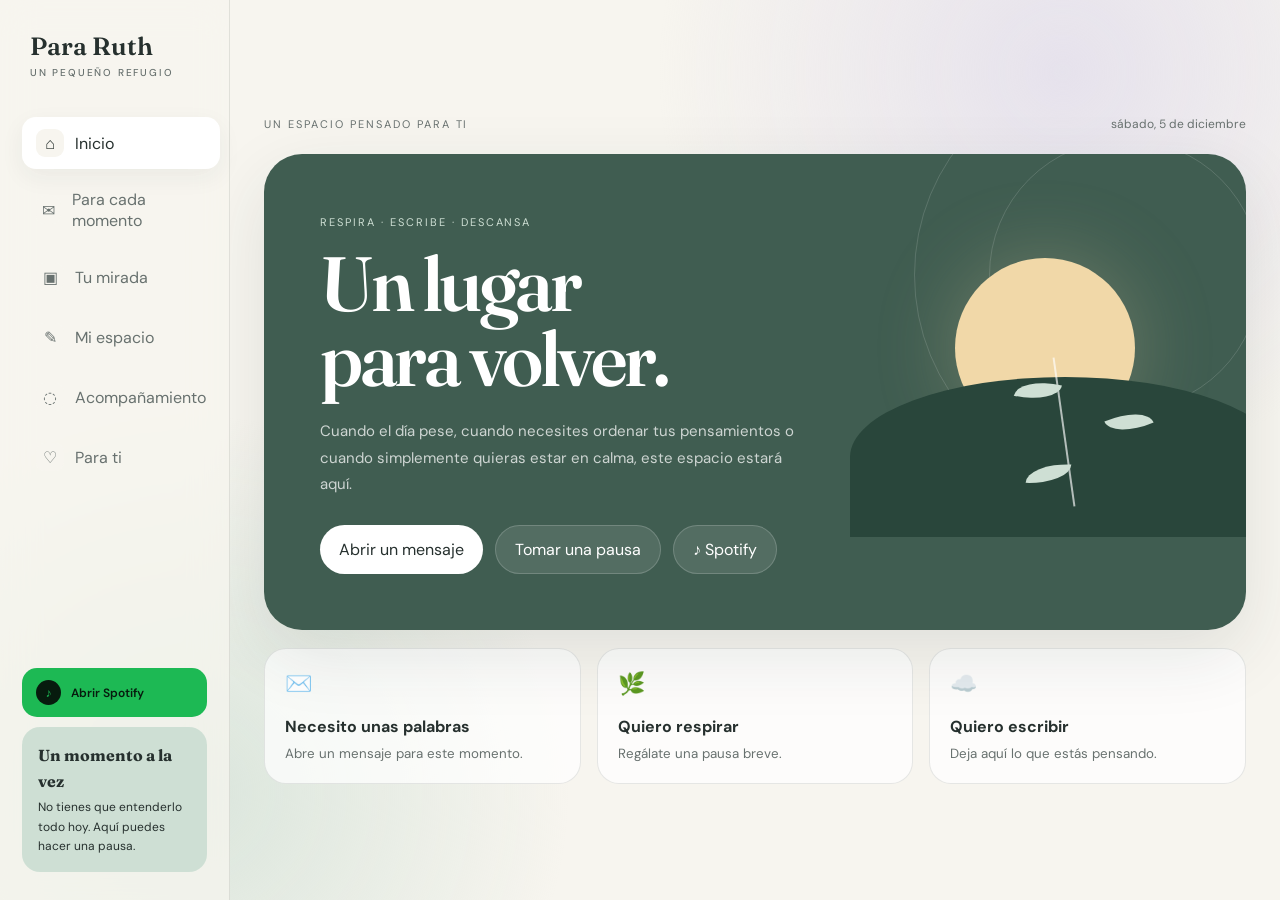
<file: index.html>
<!doctype html>
<html lang="es">
<head>
  <meta charset="utf-8">
  <meta name="viewport" content="width=device-width,initial-scale=1">
  <title>Para Ruth · Un refugio</title>
  <link rel="preconnect" href="https://fonts.googleapis.com">
  <link href="https://fonts.googleapis.com/css2?family=DM+Sans:wght@400;500;600&family=Fraunces:opsz,wght@9..144,500;9..144,600&display=swap" rel="stylesheet">
  <style>
    :root{--ink:#26302e;--muted:#68716f;--paper:#f7f5ef;--white:#fff;--sage:#cedfd4;--sage2:#7ca18c;--lilac:#ddd8eb;--sun:#f1d8a8;--line:rgba(38,48,46,.11);--shadow:0 24px 70px rgba(39,58,51,.11)}
    *{box-sizing:border-box}html{scroll-behavior:smooth}body{margin:0;color:var(--ink);font-family:'DM Sans',sans-serif;background:var(--paper);min-height:100vh}button,textarea,input{font:inherit}button{color:inherit}.hidden{display:none!important}
    body:before{content:"";position:fixed;inset:0;pointer-events:none;z-index:-1;background:radial-gradient(circle at 83% 8%,rgba(221,216,235,.65),transparent 30%),radial-gradient(circle at 15% 88%,rgba(206,223,212,.7),transparent 28%)}
    .shell{display:grid;grid-template-columns:230px 1fr;min-height:100vh}.sidebar{position:sticky;top:0;height:100vh;padding:28px 22px;border-right:1px solid var(--line);background:rgba(247,245,239,.72);backdrop-filter:blur(18px);display:flex;flex-direction:column;z-index:10}.brand{font:600 25px 'Fraunces',serif;margin:3px 8px 38px}.brand small{display:block;font:500 10px 'DM Sans';letter-spacing:.18em;text-transform:uppercase;color:var(--muted);margin-top:5px}.nav{display:grid;gap:8px}.nav button{border:0;background:transparent;padding:12px 14px;border-radius:14px;text-align:left;cursor:pointer;display:flex;align-items:center;gap:11px;color:var(--muted);transition:.2s}.nav button:hover,.nav button.active{background:var(--white);color:var(--ink);box-shadow:0 8px 25px rgba(39,58,51,.06)}.nav .icon{width:28px;height:28px;display:grid;place-items:center;border-radius:9px;background:var(--paper)}.spotify{display:flex;align-items:center;gap:10px;margin-top:auto;margin-bottom:10px;padding:12px 14px;border-radius:15px;background:#1db954;color:#071b0e;text-decoration:none;font-size:12px;font-weight:600;transition:.2s}.spotify:hover{transform:translateY(-2px)}.spotify i{width:25px;height:25px;border-radius:50%;background:#071b0e;color:#1db954;display:grid;place-items:center;font-style:normal}.side-note{padding:16px;border-radius:18px;background:var(--sage);font-size:12px;line-height:1.6}.side-note b{display:block;font-family:'Fraunces';font-size:16px;margin-bottom:4px}
    main{width:min(1120px,100%);margin:auto;padding:34px}.view{display:none;animation:enter .45s ease}.view.active{display:block}@keyframes enter{from{opacity:0;transform:translateY(10px)}to{opacity:1;transform:none}}
    .topbar{display:flex;justify-content:space-between;align-items:center;margin-bottom:22px}.eyebrow{font-size:11px;letter-spacing:.18em;text-transform:uppercase;color:var(--muted)}.date{font-size:12px;color:var(--muted)}
    .hero{min-height:450px;border-radius:38px;background:#405d51;color:white;padding:56px;position:relative;overflow:hidden;box-shadow:var(--shadow);display:grid;grid-template-columns:1.1fr .9fr;align-items:center}.hero:before,.hero:after{content:"";position:absolute;border-radius:50%;border:1px solid rgba(255,255,255,.14)}.hero:before{width:420px;height:420px;right:-90px;top:-90px}.hero:after{width:270px;height:270px;right:-15px;top:-15px}.hero-copy{position:relative;z-index:2}.hero h1{font:600 clamp(45px,6vw,78px)/.98 'Fraunces';letter-spacing:-.045em;margin:15px 0 22px}.hero p{max-width:480px;color:rgba(255,255,255,.74);line-height:1.75;font-size:15px}.hero-actions{display:flex;gap:12px;margin-top:28px;flex-wrap:wrap}.btn{border:0;border-radius:999px;padding:13px 19px;cursor:pointer;transition:.2s}.btn:hover{transform:translateY(-2px)}.btn-light{background:white;color:var(--ink)}.btn-ghost{background:rgba(255,255,255,.1);color:white;border:1px solid rgba(255,255,255,.18)}
    .scene{position:relative;height:300px;z-index:2}.moon{position:absolute;width:180px;height:180px;border-radius:50%;background:var(--sun);right:55px;top:16px;box-shadow:0 0 80px rgba(241,216,168,.25)}.hill{position:absolute;bottom:5px;right:-90px;width:430px;height:160px;background:#29463b;border-radius:50% 50% 0 0}.plant{position:absolute;bottom:35px;right:125px;width:2px;height:150px;background:rgba(255,255,255,.65);transform:rotate(-8deg)}.leaf{position:absolute;width:45px;height:20px;border-radius:100% 0 100% 0;background:var(--sage);transform-origin:right}.leaf.one{top:28px;right:0;transform:rotate(20deg)}.leaf.two{top:70px;left:0;transform:scaleX(-1) rotate(15deg)}.leaf.three{top:108px;right:0;transform:rotate(10deg)}
    .quick{display:grid;grid-template-columns:repeat(3,1fr);gap:16px;margin-top:18px}.quick button{border:1px solid var(--line);background:rgba(255,255,255,.72);padding:20px;border-radius:22px;text-align:left;cursor:pointer;transition:.25s}.quick button:hover{transform:translateY(-4px);box-shadow:var(--shadow)}.quick span{font-size:22px;display:block;margin-bottom:18px}.quick b{display:block;margin-bottom:5px}.quick small{color:var(--muted)}
    .look-layout{display:grid;grid-template-columns:.72fr 1.28fr;gap:18px;align-items:start}.upload-card{background:#405d51;color:white;border-radius:32px;padding:30px;position:sticky;top:30px}.upload-card h3{font:600 30px 'Fraunces';margin:10px 0}.upload-card>p{color:rgba(255,255,255,.7);line-height:1.65;font-size:13px}.photo-drop{display:grid;place-items:center;text-align:center;min-height:180px;border:1px dashed rgba(255,255,255,.38);border-radius:23px;margin:22px 0;cursor:pointer;background:rgba(255,255,255,.06);overflow:hidden}.photo-drop:hover{background:rgba(255,255,255,.1)}.photo-drop img{width:100%;height:230px;object-fit:cover}.photo-drop span{padding:25px}.photo-form{display:grid;gap:11px}.photo-form input,.photo-form textarea{width:100%;border:1px solid rgba(255,255,255,.14);background:rgba(255,255,255,.09);color:white;border-radius:15px;padding:12px 14px;outline:none}.photo-form input::placeholder,.photo-form textarea::placeholder{color:rgba(255,255,255,.48)}.photo-form textarea{min-height:90px;resize:vertical}.photo-form input[type=date]{color-scheme:dark}.gallery-head{display:flex;align-items:end;justify-content:space-between;margin-bottom:14px}.gallery-head h3{font:600 30px 'Fraunces';margin:0}.photo-grid{display:grid;grid-template-columns:repeat(2,1fr);gap:14px}.photo-card{background:white;border:1px solid var(--line);border-radius:25px;overflow:hidden;box-shadow:0 12px 35px rgba(39,58,51,.06)}.photo-card>img{display:block;width:100%;aspect-ratio:4/3;object-fit:cover}.photo-info{padding:17px}.photo-info h4{font:600 20px 'Fraunces';margin:0 0 5px}.photo-date{font-size:10px;text-transform:uppercase;letter-spacing:.12em;color:var(--muted)}.photo-why{font-size:13px;line-height:1.6;color:var(--muted);margin:12px 0}.palette{display:flex;height:34px;border-radius:10px;overflow:hidden;border:1px solid var(--line)}.swatch{flex:1;position:relative;cursor:pointer}.swatch:hover:after{content:attr(data-color);position:absolute;left:50%;bottom:38px;transform:translateX(-50%);background:var(--ink);color:white;padding:5px 7px;border-radius:6px;font-size:9px;white-space:nowrap}.photo-actions{display:flex;justify-content:space-between;align-items:center;margin-top:12px}.copy-note{font-size:10px;color:var(--muted)}.delete-photo{border:0;background:transparent;color:#9b625a;cursor:pointer;font-size:11px}.empty-gallery{grid-column:1/-1;border:1px dashed var(--line);border-radius:25px;padding:55px 25px;text-align:center;color:var(--muted)}
    .privacy-note{display:inline-flex;align-items:center;gap:7px;background:var(--sage);padding:9px 13px;border-radius:999px;font-size:11px;color:#29463b}.creative-spark{margin:24px 0;background:linear-gradient(135deg,#ddd8eb,#f4eef9);border:1px solid rgba(77,67,102,.1);border-radius:28px;padding:23px;display:flex;gap:20px;align-items:center;justify-content:space-between}.creative-spark h3{font:600 24px 'Fraunces';margin:4px 0}.creative-spark p{color:var(--muted);margin:0;line-height:1.6}.spark-result{font:500 17px 'Fraunces';color:#51486a;margin-top:9px!important}.photo-grid{display:block;columns:2;column-gap:14px}.photo-card{display:inline-block;width:100%;break-inside:avoid;margin-bottom:14px;transition:.25s}.photo-card:hover{transform:translateY(-3px);box-shadow:var(--shadow)}.photo-card>img{cursor:zoom-in;height:auto;aspect-ratio:auto;max-height:500px}.palette-list{display:grid;grid-template-columns:repeat(5,1fr);gap:5px;margin-top:12px}.color-chip{border:0;background:transparent;padding:0;cursor:pointer;text-align:center}.color-chip i{display:block;height:31px;border-radius:8px;border:1px solid var(--line)}.color-chip small{display:block;font-size:8px;margin-top:4px;color:var(--muted)}.photo-note{font-size:12px;line-height:1.6;color:var(--muted);font-style:italic}.edit-photo{border:0;background:transparent;color:var(--sage2);cursor:pointer;font-size:11px}.daily-area{margin-top:34px;border-top:1px solid var(--line);padding-top:32px}.daily-grid{display:grid;grid-template-columns:.72fr 1.28fr;gap:18px}.daily-form,.calendar-card{background:white;border:1px solid var(--line);border-radius:28px;padding:25px}.daily-form h3,.calendar-card h3{font:600 27px 'Fraunces';margin:7px 0 16px}.daily-form input{width:100%;border:1px solid var(--line);background:var(--paper);border-radius:14px;padding:12px;margin-bottom:10px}.daily-preview{width:100%;height:170px;object-fit:cover;border-radius:16px;margin-bottom:10px}.calendar-head{display:flex;justify-content:space-between;align-items:center}.calendar-head button{border:0;background:var(--paper);width:35px;height:35px;border-radius:50%;cursor:pointer}.calendar-week,.calendar-days{display:grid;grid-template-columns:repeat(7,1fr);gap:5px}.calendar-week span{text-align:center;font-size:9px;color:var(--muted);padding:10px 0}.calendar-day{border:0;background:var(--paper);border-radius:10px;aspect-ratio:1;position:relative;padding:0;overflow:hidden;cursor:default}.calendar-day.has-memory{cursor:pointer}.calendar-day img{position:absolute;inset:0;width:100%;height:100%;object-fit:cover}.calendar-day b{position:relative;z-index:1;display:inline-grid;place-items:center;width:22px;height:22px;border-radius:50%;background:rgba(255,255,255,.85);font-size:10px}.calendar-day.out{opacity:.25}.photo-detail{width:min(920px,calc(100% - 24px))}.photo-detail .modal{display:grid;grid-template-columns:1.15fr .85fr;gap:24px;padding:24px}.detail-image{width:100%;max-height:72vh;object-fit:contain;border-radius:20px;background:var(--paper)}.detail-copy{padding:20px 10px 10px}.detail-copy input,.detail-copy textarea{width:100%;border:1px solid var(--line);background:var(--paper);border-radius:12px;padding:11px;margin-bottom:9px}.detail-copy textarea{min-height:80px;resize:vertical}.daily-dialog-image{width:100%;max-height:55vh;object-fit:contain;border-radius:18px}
    .touch-actions{display:flex;gap:9px;flex-wrap:wrap}.touch-actions .btn,.camera-label{min-height:46px;display:inline-flex;align-items:center;justify-content:center}.camera-label{border:1px solid rgba(255,255,255,.22);border-radius:999px;padding:10px 16px;cursor:pointer}.quick-access{display:flex;gap:10px;margin:18px 0 24px}.quick-access button{flex:1;min-height:52px;border:1px solid var(--line);background:white;border-radius:18px;font-weight:600;cursor:pointer}.quick-access button:first-child{background:var(--ink);color:white}.spark-actions{display:flex;gap:8px;flex-wrap:wrap;margin-top:12px}.saved-challenge{font-size:11px!important;color:#51486a!important}.daily-feed{display:grid;gap:10px;margin-top:15px;max-height:420px;overflow:auto}.daily-item{display:grid;grid-template-columns:78px 1fr;gap:12px;background:var(--paper);border:0;border-radius:15px;padding:7px;text-align:left;cursor:pointer}.daily-item img{width:78px;height:72px;object-fit:cover;border-radius:11px}.daily-item b{display:block;margin:9px 0 4px}.daily-item span{font-size:11px;color:var(--muted)}.space-settings{margin-top:34px;border:1px solid var(--line);background:white;border-radius:28px;padding:24px}.space-settings h3{font:600 25px 'Fraunces';margin:6px 0}.space-settings p{font-size:12px;color:var(--muted);line-height:1.6}.settings-actions{display:flex;gap:9px;flex-wrap:wrap}.settings-actions .btn{min-height:46px}.quick-dialog-form{display:grid;gap:12px}.quick-dialog-form input{width:100%;border:1px solid var(--line);background:var(--paper);border-radius:14px;padding:13px}.quick-image-preview{width:100%;max-height:45vh;object-fit:contain;border-radius:17px;background:var(--paper)}.swipe-hint{text-align:center;font-size:10px;color:var(--muted);margin-top:7px}
    .section-head{margin:18px 0 28px}.section-head h2{font:600 clamp(34px,5vw,58px)/1.05 'Fraunces';margin:9px 0}.section-head p{color:var(--muted);max-width:590px;line-height:1.7}.letters{display:grid;grid-template-columns:repeat(6,1fr);gap:16px}.letter{grid-column:span 2;min-height:230px;border:0;border-radius:30px;padding:26px;text-align:left;cursor:pointer;position:relative;overflow:hidden;transition:.3s}.letter:nth-child(4),.letter:nth-child(5){grid-column:span 3}.letter:hover{transform:translateY(-6px) rotate(-.5deg);box-shadow:var(--shadow)}.letter .seal{width:50px;height:50px;border-radius:50%;display:grid;place-items:center;background:rgba(255,255,255,.62);font-size:20px;margin-bottom:55px}.letter small{display:block;text-transform:uppercase;letter-spacing:.15em;font-size:9px;margin-bottom:8px;opacity:.65}.letter b{font:600 21px 'Fraunces'}.rose{background:#f1d9d1}.blue{background:#d5e3e5}.green{background:#cedfd4}.gold{background:#f1dfbd}.purple{background:#ddd8eb}
    .journal-grid{display:grid;grid-template-columns:.8fr 1.2fr;gap:18px}.breath,.journal{border-radius:32px;padding:32px;background:white;border:1px solid var(--line);box-shadow:0 15px 50px rgba(39,58,51,.06)}.breath{background:#405d51;color:white;text-align:center;display:grid;place-items:center;min-height:430px}.orb{width:180px;height:180px;border-radius:50%;background:radial-gradient(circle at 35% 30%,#eff6f1,#a8c9b5);display:grid;place-items:center;color:#29463b;box-shadow:0 0 0 30px rgba(255,255,255,.05),0 0 0 60px rgba(255,255,255,.025)}.orb.play{animation:breathe 8s ease-in-out infinite}@keyframes breathe{50%{transform:scale(1.18)}}.breath button{margin-top:30px}.journal textarea{width:100%;min-height:230px;border:0;background:var(--paper);border-radius:22px;padding:20px;resize:none;outline:none;line-height:1.7}.moods{display:flex;gap:8px;flex-wrap:wrap;margin:18px 0}.mood{border:1px solid var(--line);background:white;border-radius:999px;padding:9px 12px;cursor:pointer}.mood.on{background:var(--ink);color:white}.save-row{display:flex;justify-content:space-between;align-items:center;margin-top:14px}.status{font-size:11px;color:var(--muted)}
    .chatbox{height:620px;border:1px solid var(--line);border-radius:32px;background:white;overflow:hidden;display:flex;flex-direction:column;box-shadow:var(--shadow)}.chathead{padding:20px 24px;border-bottom:1px solid var(--line);display:flex;justify-content:space-between}.online:before{content:"";display:inline-block;width:8px;height:8px;border-radius:50%;background:#64a87e;margin-right:8px}.messages{flex:1;overflow:auto;padding:26px;display:flex;flex-direction:column;gap:13px}.bubble{max-width:76%;padding:14px 17px;border-radius:19px;line-height:1.6;font-size:14px;white-space:pre-wrap}.bot{align-self:flex-start;background:var(--paper);border-bottom-left-radius:5px}.user{align-self:flex-end;background:#405d51;color:white;border-bottom-right-radius:5px}.composer{display:flex;gap:10px;padding:16px;border-top:1px solid var(--line)}.composer input{flex:1;border:0;background:var(--paper);border-radius:999px;padding:14px 18px;outline:none}.composer button{width:48px;border:0;border-radius:50%;background:var(--ink);color:white;cursor:pointer}.notice{font-size:11px;color:var(--muted);margin:0 0 13px}
    .paper{background:white;border-radius:32px;padding:clamp(28px,6vw,70px);box-shadow:var(--shadow);position:relative}.paper:before{content:"";position:absolute;left:24px;right:24px;top:24px;bottom:24px;border:1px solid var(--line);border-radius:22px;pointer-events:none}.paper h2{font:600 48px 'Fraunces';text-align:center;margin-top:0}.paper article{max-width:720px;margin:auto;line-height:1.9;color:#4e5855}.paper article p{margin:0 0 18px}.signature{font:600 28px 'Fraunces';color:var(--ink)}
    dialog{border:0;padding:0;background:transparent;width:min(560px,calc(100% - 28px));color:var(--ink)}dialog::backdrop{background:rgba(28,40,36,.7);backdrop-filter:blur(7px)}.modal{background:#fffdf8;border-radius:30px;padding:38px;box-shadow:var(--shadow);position:relative}.modal h3{font:600 31px 'Fraunces';margin:10px 0 16px}.modal p{line-height:1.8;color:var(--muted);white-space:pre-line}.close{position:absolute;right:18px;top:18px;border:0;background:var(--paper);width:38px;height:38px;border-radius:50%;cursor:pointer}.modal-actions{display:flex;gap:9px;flex-wrap:wrap}.secondary{background:var(--paper)!important;color:var(--ink)!important}
    .mobile-nav{display:none}
    @media(max-width:850px){.shell{display:block}.sidebar{display:none}main{padding:18px 16px 170px}.hero{min-height:610px;padding:34px 27px;grid-template-columns:1fr}.scene{height:220px}.moon{width:140px;height:140px;right:40px}.quick{grid-template-columns:1fr}.letters{grid-template-columns:1fr}.letter,.letter:nth-child(4),.letter:nth-child(5){grid-column:auto;min-height:190px}.letter .seal{margin-bottom:35px}.journal-grid,.look-layout,.daily-grid{grid-template-columns:1fr}.upload-card{position:relative;top:auto;padding:24px 20px}.photo-grid{columns:1}.photo-card{margin-bottom:18px}.photo-card:hover{transform:none}.creative-spark{align-items:flex-start;flex-direction:column}.creative-spark .btn{min-height:46px}.photo-detail{margin:0}.photo-detail .modal{display:block;padding:12px;max-height:92vh;overflow:auto}.detail-image{max-height:58vh}.detail-copy{padding:12px 3px}.detail-copy input,.detail-copy textarea{font-size:16px;min-height:48px}.quick-access{position:sticky;top:8px;z-index:5}.quick-access button{box-shadow:0 7px 24px rgba(39,58,51,.12)}.settings-actions{display:grid}.settings-actions .btn{width:100%}.mobile-nav{display:flex;position:fixed;bottom:86px;left:12px;right:12px;z-index:9999;background:rgba(255,255,255,.92);backdrop-filter:blur(18px);border:1px solid var(--line);border-radius:22px;padding:7px;justify-content:flex-start;overflow-x:auto;box-shadow:var(--shadow)}.mobile-nav button{border:0;background:transparent;padding:9px;font-size:10px;min-width:60px;flex:1}.mobile-nav span{display:block;font-size:18px;margin-bottom:2px}.topbar{margin-top:5px}.paper h2{font-size:36px}}
    @media(prefers-reduced-motion:reduce){*{animation:none!important;scroll-behavior:auto!important}}
  </style>
</head>
<body>
<div class="shell">
  <aside class="sidebar">
    <div class="brand">Para Ruth<small>Un pequeño refugio</small></div>
    <nav class="nav">
      <button class="active" data-go="inicio"><span class="icon">⌂</span>Inicio</button>
      <button data-go="momentos"><span class="icon">✉</span>Para cada momento</button>
      <button data-go="mirada"><span class="icon">▣</span>Tu mirada</button>
      <button data-go="diario"><span class="icon">✎</span>Mi espacio</button>
      <button data-go="chat"><span class="icon">◌</span>Acompañamiento</button>
      <button data-go="carta"><span class="icon">♡</span>Para ti</button>
    </nav>
    <a class="spotify" href="https://open.spotify.com/" target="_blank" rel="noopener noreferrer"><i>♪</i><span>Abrir Spotify</span></a>
    <div class="side-note"><b>Un momento a la vez</b>No tienes que entenderlo todo hoy. Aquí puedes hacer una pausa.</div>
  </aside>

  <main>
    <div class="topbar"><span class="eyebrow">Un espacio pensado para ti</span><span class="date" id="today"></span></div>
    <section class="view active" id="inicio">
      <div class="hero">
        <div class="hero-copy"><span class="eyebrow" style="color:#cedfd4">Respira · escribe · descansa</span><h1>Un lugar<br>para volver.</h1><p>Cuando el día pese, cuando necesites ordenar tus pensamientos o cuando simplemente quieras estar en calma, este espacio estará aquí.</p><div class="hero-actions"><button class="btn btn-light" data-go="momentos">Abrir un mensaje</button><button class="btn btn-ghost" data-go="diario">Tomar una pausa</button><a class="btn btn-ghost" href="https://open.spotify.com/" target="_blank" rel="noopener noreferrer" style="text-decoration:none">♪ Spotify</a></div></div>
        <div class="scene" aria-hidden="true"><div class="moon"></div><div class="hill"></div><div class="plant"><i class="leaf one"></i><i class="leaf two"></i><i class="leaf three"></i></div></div>
      </div>
      <div class="quick"><button data-go="momentos"><span>✉️</span><b>Necesito unas palabras</b><small>Abre un mensaje para este momento.</small></button><button data-go="diario"><span>🌿</span><b>Quiero respirar</b><small>Regálate una pausa breve.</small></button><button data-go="chat"><span>☁️</span><b>Quiero escribir</b><small>Deja aquí lo que estás pensando.</small></button></div>
    </section>

    <section class="view" id="momentos"><div class="section-head"><span class="eyebrow">Cinco sobres para ti</span><h2>Abre el que necesites hoy.</h2><p>No todos los días necesitan el mismo tipo de palabras. Elige el sobre que más se acerque a lo que sientes.</p></div><div class="letters">
      <button class="letter rose" data-letter="dificil"><span class="seal">☁️</span><small>Abrir cuando</small><b>El día se sienta difícil</b></button>
      <button class="letter blue" data-letter="dudas"><span class="seal">🌱</span><small>Abrir cuando</small><b>Dudes de ti</b></button>
      <button class="letter green" data-letter="calma"><span class="seal">🌿</span><small>Abrir cuando</small><b>Necesites calma</b></button>
      <button class="letter gold" data-letter="palabras"><span class="seal">✨</span><small>Abrir cuando</small><b>No encuentres las palabras</b></button>
      <button class="letter purple" data-letter="valor"><span class="seal">💜</span><small>Abrir cuando</small><b>Necesites recordar cuánto vales</b></button>
    </div></section>

    <section class="view" id="mirada">
      <div class="section-head"><span class="eyebrow">Fotografía · color · memoria</span><h2>Tu mirada 📷</h2><p>Este es un pequeño espacio para guardar las cosas que hacen que te detengas a mirar. Una luz bonita, un lugar, un color, un instante cualquiera… eso que ves y piensas: quiero fotografiarlo.</p><span class="privacy-note">⌂ Tus fotografías permanecen únicamente en este dispositivo</span></div>
      <div class="quick-access"><button id="quickOpen">👀 Lo vi y pensé…</button><button id="scrollToSave">＋ Guardar una mirada</button></div>
      <div class="creative-spark"><div><span class="eyebrow">Inspírame ✨</span><h3>Cuando no sepas qué fotografiar</h3><p id="sparkResult" class="spark-result">Una idea pequeña puede cambiar la forma de mirar.</p><p id="savedChallenge" class="saved-challenge"></p><div class="spark-actions"><button class="btn" id="sparkBtn" style="background:#51486a;color:white">Dame una idea 📷</button><button class="btn secondary" id="anotherSpark">Otra idea</button><button class="btn secondary" id="saveChallenge">Guardar reto</button></div></div></div>
      <div class="look-layout">
        <form class="upload-card" id="photoForm">
          <span class="eyebrow" style="color:var(--sage)">+ Guardar una mirada</span><h3>¿Qué llamó tu atención?</h3><p>No tiene que ser una fotografía perfecta. Basta con que haya hecho que te detuvieras.</p>
          <label class="photo-drop" for="photoInput"><span id="dropText">📷<br><b>+ Guardar una mirada</b><br><small>JPG, PNG o WEBP</small></span><img id="photoPreview" class="hidden" alt="Vista previa de la fotografía elegida"></label>
          <input id="photoInput" type="file" accept="image/jpeg,image/png,image/webp" class="hidden">
          <input id="photoCameraInput" type="file" accept="image/*" capture="environment" class="hidden">
          <div class="touch-actions"><label class="camera-label" for="photoCameraInput">📷 Usar cámara</label><label class="camera-label" for="photoInput">▣ Elegir de galería</label></div>
          <div class="photo-form"><input id="photoTitle" maxlength="80" placeholder="Título (opcional)"><input id="photoDate" type="date" required><textarea id="photoWhy" maxlength="300" placeholder="¿Qué hizo que te detuvieras?"></textarea><textarea id="photoNote" maxlength="500" placeholder="Una pequeña nota (opcional)"></textarea><button class="btn btn-light" type="submit">Guardar en Tu mirada</button><span id="photoStatus" style="font-size:11px;color:var(--sage)" aria-live="polite"></span></div>
        </form>
        <div><div class="gallery-head"><div><span class="eyebrow">Galería privada</span><h3>Lo que viste</h3></div><span class="date" id="photoCount"></span></div><div class="photo-grid" id="photoGrid"></div></div>
      </div>
      <div class="daily-area"><div class="section-head"><span class="eyebrow">Un recuerdo por fecha</span><h2 style="font-size:42px">Un pedacito de hoy 🌱</h2><p>Elige una sola imagen para representar el día y acompáñala con una frase breve.</p></div><div class="daily-grid"><form class="daily-form" id="dailyForm"><h3>La imagen de hoy</h3><input id="dailyInput" type="file" accept="image/jpeg,image/png,image/webp" required><img id="dailyPreview" class="daily-preview hidden" alt="Vista previa del recuerdo diario"><input id="dailyPhrase" maxlength="160" placeholder="Una frase corta sobre este día" required><button class="btn" style="background:var(--ink);color:white" type="submit">Guardar este día</button><p class="status" id="dailyStatus" aria-live="polite">Puedes guardar o reemplazar una imagen por día.</p><div class="daily-feed" id="dailyFeed"></div></form><div class="calendar-card"><div class="calendar-head"><button id="prevMonth" aria-label="Mes anterior">←</button><h3 id="calendarTitle"></h3><button id="nextMonth" aria-label="Mes siguiente">→</button></div><div class="calendar-week"><span>L</span><span>M</span><span>M</span><span>J</span><span>V</span><span>S</span><span>D</span></div><div class="calendar-days" id="calendarDays"></div></div></div></div>
      <div class="space-settings"><span class="eyebrow">Privacidad y copia de seguridad 🔐</span><h3>Tu espacio permanece contigo</h3><p>Las fotografías y textos viven solo en este navegador. Pueden perderse si se borran los datos del sitio o se cambia de dispositivo; guarda una copia cuando quieras conservarlos.</p><div class="settings-actions"><button class="btn" id="exportSpace" style="background:var(--ink);color:white">Guardar una copia de mi espacio</button><label class="btn secondary" for="importSpace" style="cursor:pointer;text-align:center">Restaurar mi espacio</label><input id="importSpace" type="file" accept="application/json" class="hidden"><span id="backupStatus" class="status" aria-live="polite"></span></div></div>
    </section>

    <section class="view" id="diario"><div class="section-head"><span class="eyebrow">Tu espacio privado</span><h2>Haz una pausa.</h2><p>Respira durante unos segundos o guarda una idea. Todo se queda únicamente en este navegador.</p></div><div class="journal-grid"><div class="breath"><div><div class="orb" id="orb"><span id="breathText">Respira</span></div><button class="btn btn-light" id="breathBtn">Comenzar</button></div></div><div class="journal"><span class="eyebrow">Mi diario de hoy</span><h3 style="font:600 31px 'Fraunces';margin:10px 0">¿Qué necesitas dejar aquí?</h3><div class="moods"><button class="mood">🌿 Tranquila</button><button class="mood">☁️ Cansada</button><button class="mood">✨ Confundida</button></div><textarea id="journal" placeholder="Puedes comenzar con una sola frase..."></textarea><div class="save-row"><span class="status" id="saveStatus">Guardado solo en este dispositivo</span><button class="btn" style="background:var(--ink);color:white" id="saveJournal">Guardar</button></div></div></div></section>

    <section class="view" id="chat"><div class="section-head"><span class="eyebrow">Acompañamiento</span><h2>¿Qué pasa por tu mente?</h2><p>Este espacio puede acompañarte, pero no sustituye el apoyo de una persona de confianza o de un profesional.</p></div><p class="notice">El chat necesita conectarse a un servidor seguro para responder. La clave privada nunca debe colocarse en este archivo.</p><div class="chatbox"><div class="chathead"><b><span class="online"></span>Espacio de conversación</b><button id="clearChat" style="border:0;background:none;cursor:pointer;color:var(--muted)">Limpiar</button></div><div class="messages" id="messages"></div><form class="composer" id="chatForm"><input id="chatInput" placeholder="Escribe lo que sientes o piensas..." autocomplete="off"><button aria-label="Enviar">↑</button></form></div></section>

    <section class="view" id="carta"><div class="paper"><span class="eyebrow" style="display:block;text-align:center">Un mensaje sincero</span><h2>Para Ruth</h2><article><p>Hola, Ruth:</p><p>Bueno, no sé cómo empezar a escribir esto. Solo sé que te quiero muchísimo y que muchas veces no sé cómo actuar o qué decir. Hice esto con la intención de que puedas escribir lo que sientes, porque sé que para ti no siempre es fácil hacerlo. Quizá esto pueda ayudarte a desahogarte un poco, o a quitarte aunque sea una pequeña parte de todo lo que cargas. Estoy aprendiendo con esto. Quizá no sea perfecto, pero lo hice con muchísimo cariño para ti. Ya están pasando muchas cosas, y la verdad es que, aunque estés tomando esas decisiones, mi cariño por ti sigue intacto. Pienso mucho en ti y últimamente pienso también en cómo debes estar sintiéndote. No sé cómo preguntártelo cuando hablamos. No soy buena para esas cosas y tampoco quiero ser invasiva, pero me preocupas. No creo, en lo absoluto, que sea la única que está sintiendo todo esto. Sé que tú también sientes muchas cosas. Y de verdad quisiera abrazarte. Sé que no se puede. Estamos muy lejos y nunca pude sentir tus abrazos, aunque siempre fueron los que más quise sentir. Ahora mismo me senté un rato a escribirte y no puedo parar de llorar porque siento muchísimo y no sé cómo ponerlo todo en palabras. Tengo miedo. Tengo miedo de que algún día dejemos de hablar, de perderte, y no quiero eso. No sé cómo afrontarlo. No te conté muchas cosas porque no quiero abrumarte, pero de verdad quisiera poder contarte cómo me ha estado yendo, las cosas que están pasando conmigo. Quisiera poder hablarte de todo eso, pero cada vez que hablamos terminamos hablando del mismo tema, y me duele. No te pido que vuelvas a llamarme amor ni nada de eso. Solo quiero sentir que esto no es una guerra. Que no estamos haciéndonos daño sin querer. Tampoco quiero sentir que me estás orillando a buscar a alguien más. No quiero hacerlo. No puedo esperarte porque tú me pediste que no lo hiciera, y aunque me duele muchísimo, lo respeto y lo acepto. Pero tampoco quiero buscar a alguien más. Quiero sanar. Quiero hacer las cosas bien. La verdad, quiero saber cómo estás de verdad. No solamente un “bien”. Porque yo no estoy bien. Estoy intentando estarlo, pero luego me duele la espalda, los hombros, todo el cuerpo, y sé que muchas veces es la ansiedad y toda esta carga emocional. Me cuesta comer. Me cuesta dormir. Durante el día puedo distraerme trabajando, pero cuando llega la noche todo pesa mucho más. Y entonces tengo que llorar. Porque me duele. Y aunque intente comer, a veces mi estómago simplemente no quiere. Le pido mucho a Dios, ¿sabes? Por mí. Por ti. Cada mañana le pido que cuide tus pensamientos y tu corazón, que te permita trabajar bien, que te dé tranquilidad durante el día y que por las noches te permita descansar. Te quiero de verdad, espero de corazón que las cosas puedan mejorar. Sobre todo, espero que este pequeño espacio que hice para ti pueda ayudarte aunque sea un poquito. Que puedas venir aquí cuando necesites desahogarte, escribir lo que no puedas decir en voz alta o simplemente sentir que tienes un lugar donde puedes dejar un poco de todo lo que llevas dentro. Quizá no pueda solucionar lo que estás viviendo. Quizá tampoco pueda estar ahí físicamente para abrazarte cuando lo necesites. Pero quería que tuvieras esto. Algo que hice pensando en ti. Con muchísimo cariño. Te quiero mucho. ❤️ Amyela</p><p class="signature">Amyela</p></article></div></section>
  </main>
</div>

<nav class="mobile-nav"><button data-go="inicio"><span>⌂</span>Inicio</button><button data-go="momentos"><span>✉</span>Mensajes</button><button data-go="mirada"><span>▣</span>Mirada</button><button data-go="diario"><span>✎</span>Espacio</button><button data-go="chat"><span>◌</span>Chat</button><button data-go="carta"><span>♡</span>Para ti</button></nav>
<dialog id="letterDialog"><div class="modal"><button class="close" id="closeDialog">×</button><span id="letterIcon" style="font-size:25px"></span><h3 id="letterTitle"></h3><p id="letterBody"></p><div class="modal-actions"><button class="btn" style="background:var(--ink);color:white" id="keepMessage">Guardar en mí</button><button class="btn secondary" id="anotherMessage">Otro mensaje</button><a class="btn" href="https://open.spotify.com/" target="_blank" rel="noopener noreferrer" style="background:#1db954;color:#071b0e;text-decoration:none">♪ Ir a Spotify</a></div></div></dialog>
<dialog id="photoDialog" class="photo-detail"><div class="modal"><button class="close" id="closePhotoDialog" aria-label="Cerrar">×</button><div><img id="detailImage" class="detail-image" alt="Fotografía ampliada"><p class="swipe-hint">Desliza a izquierda o derecha para ver otras miradas</p></div><form class="detail-copy" id="editPhotoForm"><span class="eyebrow">Editar mirada</span><input id="editTitle" maxlength="80" placeholder="Título (opcional)"><input id="editDate" type="date" required><textarea id="editWhy" maxlength="300" placeholder="¿Qué hizo que te detuvieras?"></textarea><textarea id="editNote" maxlength="500" placeholder="Nota opcional"></textarea><div id="detailPalette" class="palette-list"></div><div class="modal-actions" style="margin-top:18px"><button class="btn" style="background:var(--ink);color:white" type="submit">Guardar cambios</button><button class="btn secondary" id="deleteDetailPhoto" type="button">Eliminar</button></div></form></div></dialog>
<dialog id="dailyDialog"><div class="modal"><button class="close" id="closeDailyDialog" aria-label="Cerrar">×</button><img id="dailyDialogImage" class="daily-dialog-image" alt="Recuerdo del día"><h3 id="dailyDialogDate"></h3><p id="dailyDialogPhrase"></p></div></dialog>
<dialog id="quickDialog"><div class="modal"><button class="close" id="closeQuickDialog" aria-label="Cerrar">×</button><span class="eyebrow">Guardado rápido</span><h3>Lo vi y pensé… 👀</h3><form id="quickForm" class="quick-dialog-form"><input id="quickInput" type="file" accept="image/*" required><img id="quickPreview" class="quick-image-preview hidden" alt="Vista previa"><input id="quickThought" maxlength="220" placeholder="Lo vi y pensé…"><button class="btn" style="background:var(--ink);color:white" type="submit">Guardar ahora</button><span id="quickStatus" class="status" aria-live="polite"></span></form></div></dialog>

<script>
  const letters={
    dificil:{icon:'☁️',title:'Si hoy está siendo difícil',items:[
      'No tienes que resolverlo todo ahora. Puedes bajar el ritmo y atender solamente lo que tienes delante. Un día pesado no define toda tu historia.',
      'Hoy puede ser suficiente hacer lo necesario y dejar lo demás para después. Ser paciente contigo también cuenta como avanzar.',
      'No todos los días se sienten ligeros. Puedes reconocer que hoy cuesta sin exigirte fingir lo contrario.',
      'Divide el día en momentos pequeños. Piensa únicamente en el siguiente paso amable que puedes dar por ti.',
      'Lo que sientes merece espacio, pero no tiene que decidir cómo terminará tu día. Respira y vuelve poco a poco.'
    ]},
    dudas:{icon:'🌱',title:'Cuando dudes de ti',items:[
      'Quizá ahora no veas con claridad todo lo que has avanzado, pero eso no borra tu esfuerzo. Háblate con paciencia.',
      'No necesitas sentirte completamente segura para intentar algo. Muchas veces la confianza aparece mientras avanzas.',
      'Una equivocación puede enseñarte algo, pero no puede resumir quién eres ni todo lo que eres capaz de hacer.',
      'Recuerda alguna dificultad que antes parecía enorme y que lograste atravesar. Esa capacidad sigue contigo.',
      'Puedes revisar una decisión sin convertir esa duda en un juicio contra ti. Pensar nuevamente también es madurez.'
    ]},
    calma:{icon:'🌿',title:'Un pequeño espacio de calma',items:[
      'Deja descansar los hombros. Inhala lentamente y exhala sin prisa. No necesitas ir más rápido que este momento.',
      'Mira a tu alrededor: reconoce tres cosas que ves, dos que escuchas y una sensación tranquila.',
      'Durante los próximos segundos no tienes que solucionar nada. Permite que tu respiración vuelva a su ritmo.',
      'Apoya los pies, relaja la mandíbula y respira. Tu única tarea ahora es estar presente.',
      'Busca algo pequeño y agradable cerca de ti: una luz, un sonido o una textura. Quédate allí un momento.'
    ]},
    palabras:{icon:'✨',title:'Si no encuentras cómo decirlo',items:[
      'Puedes comenzar así: “No sé bien cómo explicarlo, pero esto es lo que siento”. Las palabras pueden aparecer poco a poco.',
      'No necesitas contar todo de una vez. Una sola frase honesta puede ser un buen comienzo.',
      'Si hablar cuesta, prueba escribir primero palabras sueltas: qué pasó, qué sentiste y qué necesitas ahora.',
      'También es válido decir: “Necesito tiempo para entenderlo antes de explicarlo”. El silencio puede ser una pausa.',
      'No busques la frase perfecta. Busca una frase verdadera, aunque sea sencilla y todavía esté incompleta.'
    ]},
    valor:{icon:'💜',title:'No olvides cuánto vales',items:[
      'Tu valor no cambia según lo productivo que haya sido el día, la opinión de otras personas o tus errores.',
      'Mereces respeto incluso cuando estableces límites, cambias de opinión o necesitas descansar.',
      'No tienes que demostrar constantemente que mereces cuidado. Ser persona ya es razón suficiente.',
      'Tus avances pequeños también cuentan. No los hagas invisibles solo porque todavía tienes metas pendientes.',
      'Hay cualidades tuyas que un día complicado no puede borrar: tu capacidad de aprender y volver a comenzar.'
    ]}
  };
  const go=id=>{document.querySelectorAll('.view').forEach(v=>v.classList.toggle('active',v.id===id));document.querySelectorAll('.nav button').forEach(b=>b.classList.toggle('active',b.dataset.go===id));window.scrollTo({top:0,behavior:'smooth'})};
  document.querySelectorAll('[data-go]').forEach(b=>b.addEventListener('click',()=>go(b.dataset.go)));
  document.getElementById('today').textContent=new Intl.DateTimeFormat('es',{weekday:'long',day:'numeric',month:'long'}).format(new Date());
  const dialog=document.getElementById('letterDialog');
  const dayNumber=Math.floor(Date.now()/86400000);let currentLetter='',messageOffset=0;
  function showLetter(category,offset=0){const m=letters[category];currentLetter=category;messageOffset=offset;letterIcon.textContent=m.icon;letterTitle.textContent=m.title;letterBody.textContent=m.items[(dayNumber+offset)%m.items.length]}
  document.querySelectorAll('[data-letter]').forEach(b=>b.onclick=()=>{showLetter(b.dataset.letter);dialog.showModal()});
  anotherMessage.onclick=()=>showLetter(currentLetter,++messageOffset);closeDialog.onclick=()=>dialog.close();keepMessage.onclick=()=>dialog.close();
  let breathing=false,timer;breathBtn.onclick=()=>{breathing=!breathing;orb.classList.toggle('play',breathing);breathBtn.textContent=breathing?'Detener':'Comenzar';clearInterval(timer);if(!breathing){breathText.textContent='Respira';return}let inhale=true;breathText.textContent='Inhala';timer=setInterval(()=>{inhale=!inhale;breathText.textContent=inhale?'Inhala':'Exhala'},4000)};
  document.querySelectorAll('.mood').forEach(b=>b.onclick=()=>{document.querySelectorAll('.mood').forEach(x=>x.classList.remove('on'));b.classList.add('on')});
  saveJournal.onclick=()=>{const text=journal.value.trim();if(!text){saveStatus.textContent='Escribe algo antes de guardar';return}const data=JSON.parse(localStorage.getItem('ruthJournal')||'[]');data.push({date:new Date().toISOString(),text});localStorage.setItem('ruthJournal',JSON.stringify(data));journal.value='';saveStatus.textContent='Guardado correctamente ✓'};
  let history=JSON.parse(localStorage.getItem('ruthChat')||'null')||[{role:'bot',text:'Hola, Ruth. Puedes escribir aquí lo que tengas en mente, sin necesidad de ordenarlo primero.'}];
  function render(){messages.replaceChildren();history.forEach(m=>{const d=document.createElement('div');d.className='bubble '+m.role;d.textContent=m.text;messages.appendChild(d)});messages.scrollTop=messages.scrollHeight}render();
  chatForm.onsubmit=async e=>{e.preventDefault();const text=chatInput.value.trim();if(!text)return;history.push({role:'user',text});chatInput.value='';render();try{const r=await fetch('/.netlify/functions/chat',{method:'POST',headers:{'Content-Type':'application/json'},body:JSON.stringify({messages:history})});const data=await r.json();if(!r.ok)throw Error(data.error||'No se pudo responder');history.push({role:'bot',text:data.reply})}catch(error){history.push({role:'bot',text:error.message||'No fue posible conectar con el chat. Inténtalo nuevamente.'})}localStorage.setItem('ruthChat',JSON.stringify(history));render()};
  clearChat.onclick=()=>{history=[{role:'bot',text:'El espacio está limpio. ¿Qué tienes en mente hoy?'}];localStorage.setItem('ruthChat',JSON.stringify(history));render()};

  // TU MIRADA: las fotografías se guardan privadamente en IndexedDB.
  const localDateKey=(date=new Date())=>`${date.getFullYear()}-${String(date.getMonth()+1).padStart(2,'0')}-${String(date.getDate()).padStart(2,'0')}`;
  const photoEls={form:document.getElementById('photoForm'),input:document.getElementById('photoInput'),preview:document.getElementById('photoPreview'),dropText:document.getElementById('dropText'),title:document.getElementById('photoTitle'),date:document.getElementById('photoDate'),why:document.getElementById('photoWhy'),note:document.getElementById('photoNote'),status:document.getElementById('photoStatus'),grid:document.getElementById('photoGrid'),count:document.getElementById('photoCount')};
  photoEls.date.value=localDateKey();
  const photoDB=new Promise((resolve,reject)=>{const request=indexedDB.open('ruthPrivateGallery',3);request.onupgradeneeded=()=>{if(!request.result.objectStoreNames.contains('photos'))request.result.createObjectStore('photos',{keyPath:'id',autoIncrement:true});if(!request.result.objectStoreNames.contains('daily'))request.result.createObjectStore('daily',{keyPath:'date'});if(!request.result.objectStoreNames.contains('settings'))request.result.createObjectStore('settings',{keyPath:'key'})};request.onsuccess=()=>resolve(request.result);request.onerror=()=>reject(request.error)});
  const dbStore=async(name,mode='readonly')=>(await photoDB).transaction(name,mode).objectStore(name);
  const photoStore=async(mode='readonly')=>dbStore('photos',mode);
  const requestResult=request=>new Promise((resolve,reject)=>{request.onsuccess=()=>resolve(request.result);request.onerror=()=>reject(request.error)});
  async function preparePhoto(file){
    if(!file||!file.type.startsWith('image/'))throw Error('El archivo elegido no es una fotografía compatible.');
    const sourceURL=URL.createObjectURL(file),image=new Image();image.decoding='async';
    try{await new Promise((resolve,reject)=>{image.onload=resolve;image.onerror=()=>reject(Error('El teléfono no pudo leer este formato de imagen. Prueba guardándola como JPG.'));image.src=sourceURL})}finally{URL.revokeObjectURL(sourceURL)}
    const max=1200,scale=Math.min(1,max/Math.max(image.naturalWidth,image.naturalHeight));
    const canvas=document.createElement('canvas');canvas.width=Math.max(1,Math.round(image.naturalWidth*scale));canvas.height=Math.max(1,Math.round(image.naturalHeight*scale));const ctx=canvas.getContext('2d',{willReadFrequently:true});if(!ctx)throw Error('El navegador no pudo preparar la fotografía.');ctx.drawImage(image,0,0,canvas.width,canvas.height);
    const sample=document.createElement('canvas');sample.width=80;sample.height=80;const sctx=sample.getContext('2d',{willReadFrequently:true});sctx.drawImage(canvas,0,0,80,80);const data=sctx.getImageData(0,0,80,80).data,buckets=new Map();
    for(let i=0;i<data.length;i+=16){if(data[i+3]<200)continue;const r=Math.min(255,Math.round(data[i]/32)*32),g=Math.min(255,Math.round(data[i+1]/32)*32),b=Math.min(255,Math.round(data[i+2]/32)*32);const key=`${r},${g},${b}`;buckets.set(key,(buckets.get(key)||0)+1)}
    const colors=[...buckets.entries()].sort((a,b)=>b[1]-a[1]).reduce((out,[key])=>{const rgb=key.split(',').map(Number);if(out.every(hex=>{const old=[1,3,5].map(n=>parseInt(hex.slice(n,n+2),16));return Math.hypot(rgb[0]-old[0],rgb[1]-old[1],rgb[2]-old[2])>70})){out.push('#'+rgb.map(v=>v.toString(16).padStart(2,'0')).join(''))}return out},[]).slice(0,5);
    while(colors.length<5)colors.push(colors.at(-1)||'#cedfd4');
    const blob=await new Promise((resolve,reject)=>canvas.toBlob(result=>result?resolve(result):reject(Error('No se pudo convertir la fotografía.')),'image/jpeg',.82));return{blob,colors};
  }
  let mainPhotoFile=null;function selectMainPhoto(file){if(!file)return;mainPhotoFile=file;photoEls.preview.src=URL.createObjectURL(file);photoEls.preview.classList.remove('hidden');photoEls.dropText.classList.add('hidden')};
  photoEls.input.onchange=()=>selectMainPhoto(photoEls.input.files[0]);photoCameraInput.onchange=()=>selectMainPhoto(photoCameraInput.files[0]);scrollToSave.onclick=()=>photoEls.form.scrollIntoView({behavior:'smooth',block:'start'});
  photoEls.form.onsubmit=async event=>{event.preventDefault();const file=mainPhotoFile;if(!file){photoEls.status.textContent='Primero elige o toma una fotografía.';return}photoEls.status.textContent='Preparando fotografía y colores…';try{const prepared=await preparePhoto(file),store=await photoStore('readwrite');await requestResult(store.add({image:prepared.blob,colors:prepared.colors,title:photoEls.title.value.trim(),date:photoEls.date.value,why:photoEls.why.value.trim(),note:photoEls.note.value.trim(),createdAt:Date.now()}));photoEls.form.reset();mainPhotoFile=null;photoEls.date.value=localDateKey();photoEls.preview.src='';photoEls.preview.classList.add('hidden');photoEls.dropText.classList.remove('hidden');photoEls.status.textContent='Guardada en Tu mirada ✓';await renderPhotos()}catch(error){console.error(error);photoEls.status.textContent=error.message||'No se pudo guardar la fotografía.'}};
  async function deletePhoto(id){if(!confirm('¿Eliminar esta fotografía de la galería privada?'))return;const store=await photoStore('readwrite');await requestResult(store.delete(id));renderPhotos()}
  function makeText(tag,className,text){const el=document.createElement(tag);el.className=className;el.textContent=text;return el}
  let galleryPhotoIds=[];async function renderPhotos(){
    const store=await photoStore(),photos=(await requestResult(store.getAll())).sort((a,b)=>b.createdAt-a.createdAt);galleryPhotoIds=photos.map(p=>p.id);photoEls.grid.replaceChildren();photoEls.count.textContent=`${photos.length} ${photos.length===1?'mirada':'miradas'}`;
    if(!photos.length){const empty=makeText('div','empty-gallery','📷 Aún no hay fotografías. La primera mirada puede comenzar aquí.');photoEls.grid.appendChild(empty);return}
    photos.forEach(photo=>{const card=document.createElement('article');card.className='photo-card';const img=document.createElement('img'),url=URL.createObjectURL(photo.image);img.src=url;img.alt=photo.title||'Una mirada guardada';img.onload=()=>URL.revokeObjectURL(url);img.onclick=()=>openPhoto(photo.id);const info=document.createElement('div');info.className='photo-info';info.append(makeText('span','photo-date',formatDate(photo.date)),makeText('h4','',photo.title||'Sin título'));if(photo.why)info.append(makeText('p','photo-why',photo.why));if(photo.note)info.append(makeText('p','photo-note',photo.note));const palette=buildPalette(photo.colors);const actions=document.createElement('div');actions.className='photo-actions';const edit=makeText('button','edit-photo','Editar y ampliar');edit.type='button';edit.onclick=()=>openPhoto(photo.id);const del=makeText('button','delete-photo','Eliminar');del.type='button';del.onclick=()=>deletePhoto(photo.id);actions.append(edit,del);info.append(palette,actions);card.append(img,info);photoEls.grid.appendChild(card)})
  }
  const formatDate=date=>new Date(date+'T12:00:00').toLocaleDateString('es',{day:'numeric',month:'long',year:'numeric'});
  function buildPalette(colors){const palette=document.createElement('div');palette.className='palette-list';palette.setAttribute('aria-label','Paleta de colores predominantes');colors.forEach(color=>{const chip=document.createElement('button');chip.type='button';chip.className='color-chip';chip.title=`Copiar ${color}`;const sample=document.createElement('i');sample.style.background=color;const code=makeText('small','',color.toUpperCase());chip.append(sample,code);chip.onclick=async()=>{await navigator.clipboard?.writeText(color);code.textContent='Copiado ✓';setTimeout(()=>code.textContent=color.toUpperCase(),1200)};palette.appendChild(chip)});return palette}
  let editingPhotoId=null;
  async function openPhoto(id){const store=await photoStore(),photo=await requestResult(store.get(id));if(!photo)return;editingPhotoId=id;const url=URL.createObjectURL(photo.image);detailImage.src=url;detailImage.onload=()=>URL.revokeObjectURL(url);editTitle.value=photo.title||'';editDate.value=photo.date;editWhy.value=photo.why||'';editNote.value=photo.note||'';detailPalette.replaceChildren(buildPalette(photo.colors));photoDialog.showModal()}
  closePhotoDialog.onclick=()=>photoDialog.close();
  let swipeStartX=0;detailImage.addEventListener('touchstart',event=>swipeStartX=event.changedTouches[0].clientX,{passive:true});detailImage.addEventListener('touchend',event=>{const delta=event.changedTouches[0].clientX-swipeStartX;if(Math.abs(delta)<55)return;const current=galleryPhotoIds.indexOf(editingPhotoId),next=delta<0?current+1:current-1;if(next>=0&&next<galleryPhotoIds.length)openPhoto(galleryPhotoIds[next])},{passive:true});
  editPhotoForm.onsubmit=async event=>{event.preventDefault();const readStore=await photoStore(),photo=await requestResult(readStore.get(editingPhotoId));Object.assign(photo,{title:editTitle.value.trim(),date:editDate.value,why:editWhy.value.trim(),note:editNote.value.trim()});const writeStore=await photoStore('readwrite');await requestResult(writeStore.put(photo));photoDialog.close();renderPhotos()};
  deleteDetailPhoto.onclick=async()=>{if(editingPhotoId!==null){photoDialog.close();await deletePhoto(editingPhotoId)}};

  const creativePrompts=['Fotografía una sombra.','Encuentra tres cosas del mismo color.','Busca un reflejo.','Fotografía algo que normalmente nadie miraría.','Encuentra una textura interesante.','Fotografía algo pequeño como si fuera enorme.','Busca contraste entre dos colores.','Captura algo en movimiento.','Fotografía la luz entrando por algún lugar.','Encuentra belleza en algo cotidiano.','Busca una línea que guíe la mirada.','Fotografía desde una altura poco habitual.','Encuentra una forma geométrica en la naturaleza.','Captura un rincón silencioso.','Fotografía algo antiguo junto a algo nuevo.','Busca un color que destaque entre todos.','Cuenta una historia usando solo objetos.','Fotografía el mismo lugar desde dos ángulos.','Encuentra una repetición o patrón.','Captura algo que te recuerde a una canción.','Busca dos colores que funcionen juntos.','Fotografía algo cotidiano desde un ángulo extraño.','Encuentra algo diminuto.','Busca simetría.','Fotografía algo desde muy cerca.','Encuentra contraste.','Busca algo de un solo color.','Fotografía el cielo.','Encuentra una composición accidentalmente bonita.','Captura una silueta.','Busca una ventana dentro de otra escena.','Fotografía un objeto por su forma y no por su función.','Encuentra una curva interesante.','Busca una escena tranquila.','Fotografía algo que cambie con la luz.'];
  let lastPrompt=-1;function newPrompt(){let next;do{next=Math.floor(Math.random()*creativePrompts.length)}while(next===lastPrompt);lastPrompt=next;sparkResult.textContent=creativePrompts[next]};sparkBtn.onclick=newPrompt;anotherSpark.onclick=newPrompt;saveChallenge.onclick=async()=>{if(lastPrompt<0)newPrompt();const store=await dbStore('settings','readwrite');await requestResult(store.put({key:'challenge',value:sparkResult.textContent}));savedChallenge.textContent='Reto guardado: '+sparkResult.textContent};
  (async()=>{const store=await dbStore('settings'),saved=await requestResult(store.get('challenge'));if(saved)savedChallenge.textContent='Reto guardado: '+saved.value})().catch(()=>{});

  quickOpen.onclick=()=>quickDialog.showModal();closeQuickDialog.onclick=()=>quickDialog.close();quickInput.onchange=()=>{const file=quickInput.files[0];if(!file)return;quickPreview.src=URL.createObjectURL(file);quickPreview.classList.remove('hidden')};quickForm.onsubmit=async event=>{event.preventDefault();const file=quickInput.files[0];if(!file)return;quickStatus.textContent='Guardando…';try{const prepared=await preparePhoto(file),store=await photoStore('readwrite');await requestResult(store.add({image:prepared.blob,colors:prepared.colors,title:'',date:localDateKey(),why:quickThought.value.trim(),note:'',createdAt:Date.now()}));quickForm.reset();quickPreview.src='';quickPreview.classList.add('hidden');quickDialog.close();await renderPhotos();photoEls.grid.scrollIntoView({behavior:'smooth'})}catch(error){console.error(error);quickStatus.textContent='No se pudo guardar la fotografía.'}};

  const dailyEls={form:document.getElementById('dailyForm'),input:document.getElementById('dailyInput'),preview:document.getElementById('dailyPreview'),phrase:document.getElementById('dailyPhrase'),status:document.getElementById('dailyStatus'),days:document.getElementById('calendarDays'),title:document.getElementById('calendarTitle')};
  let calendarCursor=new Date();calendarCursor.setDate(1);
  dailyEls.input.onchange=()=>{const file=dailyEls.input.files[0];if(!file)return;dailyEls.preview.src=URL.createObjectURL(file);dailyEls.preview.classList.remove('hidden')};
  dailyEls.form.onsubmit=async event=>{event.preventDefault();const file=dailyEls.input.files[0];if(!file)return;dailyEls.status.textContent='Guardando este día…';try{const prepared=await preparePhoto(file),today=localDateKey(),store=await dbStore('daily','readwrite');await requestResult(store.put({date:today,image:prepared.blob,phrase:dailyEls.phrase.value.trim()}));dailyEls.form.reset();dailyEls.preview.classList.add('hidden');dailyEls.preview.src='';dailyEls.status.textContent='Este día quedó guardado ✓';calendarCursor=new Date();calendarCursor.setDate(1);renderCalendar()}catch(error){console.error(error);dailyEls.status.textContent='No se pudo guardar esta imagen.'}};
  prevMonth.onclick=()=>{calendarCursor.setMonth(calendarCursor.getMonth()-1);renderCalendar()};nextMonth.onclick=()=>{calendarCursor.setMonth(calendarCursor.getMonth()+1);renderCalendar()};
  async function renderCalendar(){const store=await dbStore('daily'),memories=await requestResult(store.getAll()),map=new Map(memories.map(m=>[m.date,m]));dailyFeed.replaceChildren();memories.sort((a,b)=>b.date.localeCompare(a.date)).forEach(memory=>{const item=document.createElement('button');item.type='button';item.className='daily-item';const img=document.createElement('img'),url=URL.createObjectURL(memory.image);img.src=url;img.alt='';img.onload=()=>URL.revokeObjectURL(url);const copy=document.createElement('div');copy.append(makeText('b','',formatDate(memory.date)),makeText('span','',memory.phrase));item.append(img,copy);item.onclick=()=>openDaily(memory);dailyFeed.appendChild(item)});const year=calendarCursor.getFullYear(),month=calendarCursor.getMonth();dailyEls.title.textContent=new Intl.DateTimeFormat('es',{month:'long',year:'numeric'}).format(calendarCursor);dailyEls.days.replaceChildren();const first=(new Date(year,month,1).getDay()+6)%7,total=new Date(year,month+1,0).getDate();for(let slot=0;slot<42;slot++){const day=slot-first+1,cell=document.createElement('button');cell.type='button';cell.className='calendar-day';if(day<1||day>total){cell.classList.add('out');dailyEls.days.appendChild(cell);continue}const key=`${year}-${String(month+1).padStart(2,'0')}-${String(day).padStart(2,'0')}`,memory=map.get(key);cell.appendChild(makeText('b','',day));if(memory){cell.classList.add('has-memory');const img=document.createElement('img'),url=URL.createObjectURL(memory.image);img.src=url;img.alt='';img.onload=()=>URL.revokeObjectURL(url);cell.prepend(img);cell.onclick=()=>openDaily(memory)}dailyEls.days.appendChild(cell)}}
  function openDaily(memory){const url=URL.createObjectURL(memory.image);dailyDialogImage.src=url;dailyDialogImage.onload=()=>URL.revokeObjectURL(url);dailyDialogDate.textContent=formatDate(memory.date);dailyDialogPhrase.textContent=memory.phrase;dailyDialog.showModal()};closeDailyDialog.onclick=()=>dailyDialog.close();

  // COPIA PRIVADA: exporta e importa únicamente los datos de Tu mirada en el propio navegador.
  const blobToDataURL=blob=>new Promise((resolve,reject)=>{const reader=new FileReader();reader.onload=()=>resolve(reader.result);reader.onerror=()=>reject(reader.error);reader.readAsDataURL(blob)});
  function dataURLToBlob(value){if(typeof value!=='string'||!value.startsWith('data:image/'))throw Error('La copia contiene una imagen no válida.');const parts=value.split(','),meta=parts[0].match(/^data:(image\/[a-zA-Z0-9.+-]+);base64$/);if(!meta||!parts[1])throw Error('La copia contiene una imagen dañada.');const bytes=atob(parts[1]);if(bytes.length>12*1024*1024)throw Error('Una imagen de la copia es demasiado grande.');const array=new Uint8Array(bytes.length);for(let i=0;i<bytes.length;i++)array[i]=bytes.charCodeAt(i);return new Blob([array],{type:meta[1]})}
  const safeText=(value,max=1000)=>typeof value==='string'&&value.length<=max;
  function validDate(value){return typeof value==='string'&&/^\d{4}-\d{2}-\d{2}$/.test(value)&&!Number.isNaN(new Date(value+'T12:00:00').getTime())}
  function validateBackup(data){if(!data||data.app!=='para-ruth-tu-mirada'||data.version!==1||!Array.isArray(data.photos)||!Array.isArray(data.daily)||!Array.isArray(data.settings))throw Error('Este archivo no es una copia válida de Tu mirada.');if(data.photos.length>2000||data.daily.length>2000||data.settings.length>100)throw Error('La copia contiene demasiados elementos.');data.photos.forEach(photo=>{if(!safeText(photo.image,18*1024*1024)||!Array.isArray(photo.colors)||photo.colors.length!==5||!photo.colors.every(color=>/^#[0-9a-fA-F]{6}$/.test(color))||!safeText(photo.title,160)||!validDate(photo.date)||!safeText(photo.why,1000)||!safeText(photo.note,2000)||!Number.isFinite(photo.createdAt))throw Error('Una mirada de la copia no es válida.')});data.daily.forEach(memory=>{if(!validDate(memory.date)||!safeText(memory.image,18*1024*1024)||!safeText(memory.phrase,280))throw Error('Un recuerdo diario de la copia no es válido.')});data.settings.forEach(setting=>{if(!safeText(setting.key,80)||!safeText(setting.value,1000))throw Error('Un ajuste de la copia no es válido.')});return data}
  async function makeBackup(){backupStatus.textContent='Preparando tu copia…';const [photos,daily,settings]=await Promise.all([dbStore('photos').then(store=>requestResult(store.getAll())),dbStore('daily').then(store=>requestResult(store.getAll())),dbStore('settings').then(store=>requestResult(store.getAll()))]);const payload={app:'para-ruth-tu-mirada',version:1,createdAt:new Date().toISOString(),photos:await Promise.all(photos.map(async photo=>({...photo,image:await blobToDataURL(photo.image)}))),daily:await Promise.all(daily.map(async memory=>({...memory,image:await blobToDataURL(memory.image)}))),settings};const file=new Blob([JSON.stringify(payload)],{type:'application/json'}),url=URL.createObjectURL(file),link=document.createElement('a');link.href=url;link.download=`tu-mirada-copia-${localDateKey()}.json`;document.body.appendChild(link);link.click();link.remove();setTimeout(()=>URL.revokeObjectURL(url),1000);backupStatus.textContent='Copia guardada en tus descargas ✓'}
  exportSpace.onclick=()=>makeBackup().catch(error=>{console.error(error);backupStatus.textContent='No se pudo crear la copia.'});
  importSpace.onchange=async()=>{const file=importSpace.files[0];if(!file)return;backupStatus.textContent='Revisando la copia…';try{if(file.size>250*1024*1024)throw Error('El archivo es demasiado grande.');const data=validateBackup(JSON.parse(await file.text()));const photos=data.photos.map(photo=>({...photo,image:dataURLToBlob(photo.image)})),daily=data.daily.map(memory=>({...memory,image:dataURLToBlob(memory.image)}));if(!confirm(`La copia contiene ${photos.length} miradas y ${daily.length} recuerdos. Si continúas, reemplazará los datos actuales de estas secciones. ¿Restaurar ahora?`)){backupStatus.textContent='Restauración cancelada.';return}const db=await photoDB,tx=db.transaction(['photos','daily','settings'],'readwrite'),photoTarget=tx.objectStore('photos'),dailyTarget=tx.objectStore('daily'),settingsTarget=tx.objectStore('settings');photoTarget.clear();dailyTarget.clear();settingsTarget.clear();photos.forEach(photo=>photoTarget.put(photo));daily.forEach(memory=>dailyTarget.put(memory));data.settings.forEach(setting=>settingsTarget.put(setting));await new Promise((resolve,reject)=>{tx.oncomplete=resolve;tx.onerror=()=>reject(tx.error);tx.onabort=()=>reject(tx.error||Error('Restauración cancelada'))});backupStatus.textContent='Tu espacio fue restaurado ✓';importSpace.value='';const challenge=data.settings.find(item=>item.key==='challenge');savedChallenge.textContent=challenge?'Reto guardado: '+challenge.value:'';await Promise.all([renderPhotos(),renderCalendar()])}catch(error){console.error(error);backupStatus.textContent=error.message||'No se pudo restaurar esta copia.';importSpace.value=''}};
  renderPhotos().catch(()=>{photoEls.grid.innerHTML='<div class="empty-gallery">No fue posible abrir la galería privada en este navegador.</div>'});
  renderCalendar().catch(()=>{dailyEls.status.textContent='No fue posible abrir el calendario privado.'});
</script>
</body>
</html>
</file>
